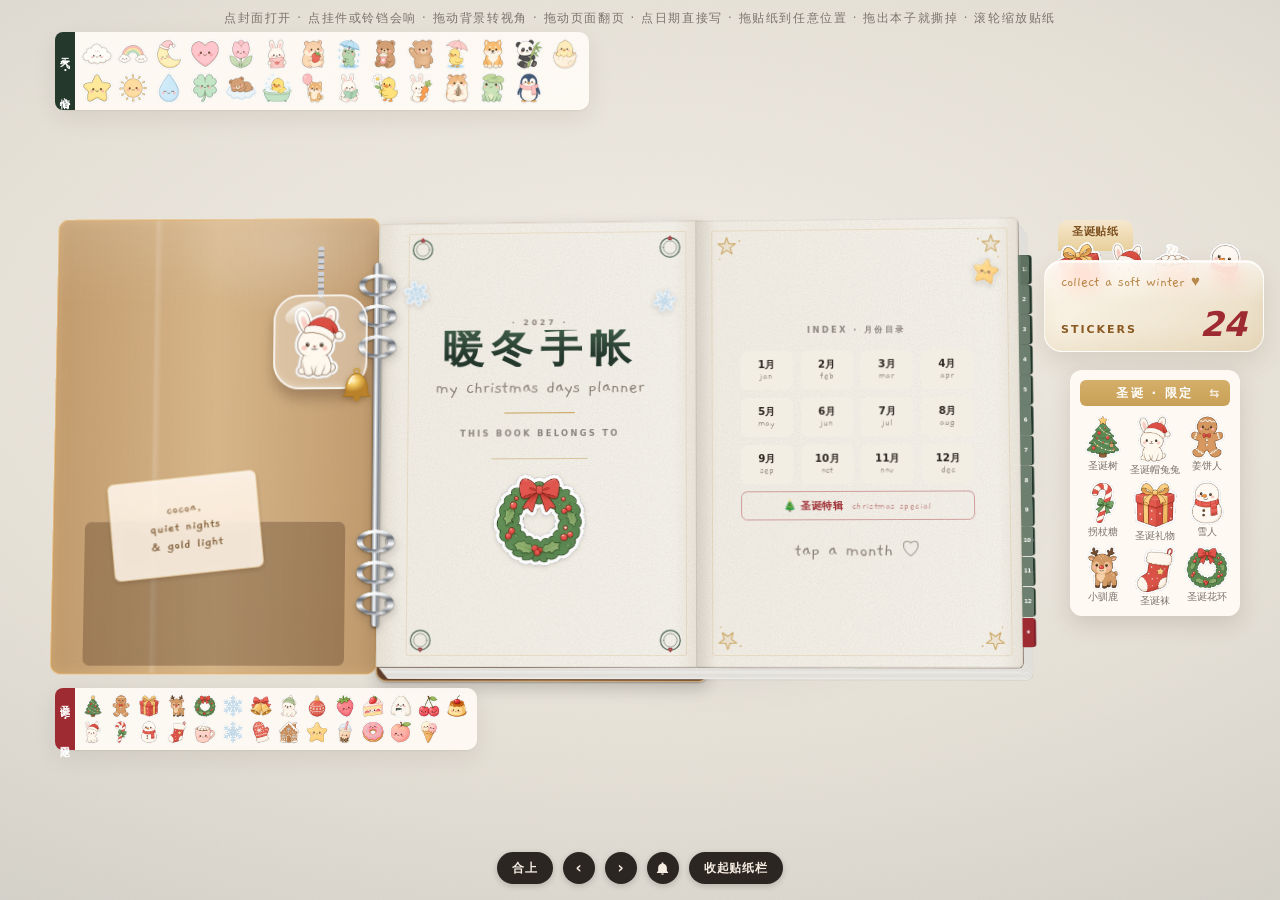
<file: index.html>
<!doctype html>
<html lang="zh-CN">
<head>
<meta charset="utf-8">
<meta name="viewport" content="width=device-width,initial-scale=1,maximum-scale=1,viewport-fit=cover">
<title>2027 暖冬手帐 · Christmas Days</title>
<meta name="theme-color" content="#e8e4db">
<link rel="stylesheet" href="style.css">
</head>
<body>
<div id="capT" class="cap"></div>
<div id="app">
  <div id="tips">点封面打开 · 点挂件或铃铛会响 · 拖动背景转视角 · 拖动页面翻页 · 点日期直接写 · 拖贴纸到任意位置 · 拖出本子就撕掉 · 滚轮缩放贴纸</div>
  <div id="scene"><div id="view">
    <div id="fshadow"></div>
    <div id="book" class="closed">
      <div id="back" class="pvc"></div>
      <div id="stack"></div>
      <div id="sheets"></div>
      <div id="cover">
        <div class="cf pvc" data-p="cv">
          <div class="stitch"></div><div class="peek"></div>
          <div class="strip"></div><div class="pocket"></div><div class="spine"></div>
          <img class="art" src="assets/cover-art.svg" alt="">
          <div class="ctitle">
            <div class="kicker">·  2027  ·</div>
            <div class="foil">暖冬</div>
            <div class="sub">CHRISTMAS DAYS</div>
          </div>
          <div class="quote">把冬天轻轻收进这一本</div>
          <div class="yr">MERRY &amp; SOFT</div>
          <i class="spark s1"></i><i class="spark s2"></i><i class="spark s3"></i>
          <div class="band"></div><div class="gloss"></div><div class="shimmer"></div><div class="sl"></div>
        </div>
        <div class="cb pvc">
          <div class="pocket"></div>
          <div class="card">cocoa,<br>quiet nights<br>&amp; gold light</div>
          <div class="gloss"></div>
        </div>
      </div>
      <div id="rings"></div>
      <div id="charm"><div class="swing"><div class="idle"><div class="chain"></div>
        <div class="acrylic"><span class="hole"></span><img src="stickers/e2.png" alt="">
          <div id="bell"><svg viewBox="0 0 40 44"><defs><radialGradient id="bg" cx="35%" cy="30%"><stop offset="0" stop-color="#fff6c8"/><stop offset=".45" stop-color="#f1c45a"/><stop offset="1" stop-color="#b9822a"/></radialGradient></defs>
            <circle cx="20" cy="5" r="3.2" fill="none" stroke="#c99a3a" stroke-width="2"/><path d="M6 32c0-14 5-24 14-24s14 10 14 24l3 4H3z" fill="url(#bg)" stroke="#a87424" stroke-width="1.2"/><circle cx="20" cy="38" r="4" fill="#b9822a"/><path d="M11 20c1-5 3-8 6-9" stroke="#fff" stroke-width="2" stroke-linecap="round" fill="none" opacity=".7"/></svg></div>
        </div></div></div></div>
    </div>
  </div></div>
  <div class="ui st" id="stripA"></div>
  <div class="ui st" id="stripB"></div>
  <div class="ui" id="count"><div class="pocket" title="点一下抽一张"><div class="ptab">圣诞贴纸</div><div class="peeks"></div></div>
    <div class="card"><div class="hint">collect a soft winter ♥</div><div class="lbl">STICKERS</div><div class="num" id="num">0</div></div></div>
  <div class="ui st" id="panel"><div class="hd" id="phd">圣诞 · 限定</div><div class="gr" id="pgr"></div></div>
  <div id="btns"><button class="bt" id="bOpen">打开封面</button><button class="bt r" id="bPrev">‹</button><button class="bt r" id="bNext">›</button><button class="bt r" id="bBell" title="摇铃">🔔</button><button class="bt" id="bUI">收起贴纸栏</button></div>
  <div id="toast"></div>
</div>
<div id="capB" class="cap"></div>
<div id="ghost"><img alt=""></div>
<div id="finger"></div>
<script src="app.js"></script>
</body>
</html>
</file>
<file: style.css>
@font-face{font-family:"Hand";src:url(fonts/gaegu-Regular.woff2) format("woff2");font-weight:400}
@font-face{font-family:"Hand";src:url(fonts/gaegu-Bold.woff2) format("woff2");font-weight:700}
:root{--bg:#e6e3de;--ink:#3b3330;--brown:#4a2f22;--pink:#f0679a;--blue:#7d95d6;--sat:#6f8fd8;--sun:#e8799c;
 --sans:"PingFang SC","Noto Sans CJK SC","Noto Sans SC","Microsoft YaHei",system-ui,sans-serif;--hand:"Hand","Comic Sans MS",cursive;
 --serif:Georgia,"Times New Roman","Noto Serif CJK SC",serif;
 --noise:url("data:image/svg+xml;utf8,<svg xmlns='http://www.w3.org/2000/svg' width='200' height='200'><filter id='n'><feTurbulence type='fractalNoise' baseFrequency='.9' numOctaves='3' stitchTiles='stitch'/><feColorMatrix values='0 0 0 0 .3  0 0 0 0 .28  0 0 0 0 .25  0 0 0 .22 0'/></filter><rect width='100%' height='100%' filter='url(%23n)'/></svg>")}
*{box-sizing:border-box;-webkit-tap-highlight-color:transparent}
html,body{margin:0;height:100%;overflow:hidden;background:var(--bg);font-family:var(--sans);color:var(--ink);user-select:none;-webkit-user-select:none}
#app{position:fixed;left:0;right:0;top:var(--capT,0px);bottom:var(--capB,0px);overflow:hidden;
 background:radial-gradient(90% 70% at 45% 45%,#efece8,#e3e0db 70%,#d9d5cf),var(--bg)}
#app::before{content:"";position:absolute;inset:0;background:var(--noise);opacity:.5;pointer-events:none}
#tips{position:absolute;top:10px;left:0;right:0;text-align:center;font:500 11.5px/1.4 var(--sans);letter-spacing:.12em;color:#8c8580;z-index:5;pointer-events:none;padding:0 12px}
#scene{position:absolute;inset:0;perspective:2400px;perspective-origin:45% 45%;transition:transform .9s cubic-bezier(.3,.7,.2,1);transform-origin:50% 50%}
#view{position:absolute;inset:0;transform-style:preserve-3d;transition:transform .8s cubic-bezier(.3,.7,.2,1)}
#view.dragging{transition:none}
#book{position:absolute;width:var(--W);height:var(--H);transform-style:preserve-3d;transition:left .9s cubic-bezier(.35,.1,.2,1),top .9s cubic-bezier(.35,.1,.2,1)}
#book.enter{animation:enter 1s cubic-bezier(.2,.9,.25,1.15) both}
@keyframes enter{0%{transform:translateY(-60%) rotateX(35deg) rotateZ(-8deg) scale(.7);opacity:0}60%{opacity:1}100%{transform:none}}
/* back cover */
.pvc{background:
  linear-gradient(115deg,rgba(255,255,255,0) 18%,rgba(255,255,255,.16) 24%,rgba(255,255,255,0) 31%,rgba(255,255,255,0) 58%,rgba(255,255,255,.1) 63%,rgba(255,255,255,0) 69%),
  linear-gradient(180deg,rgba(255,226,190,.16),rgba(0,0,0,0) 30%,rgba(0,0,0,.12)),
  linear-gradient(90deg,rgba(84,46,22,.80),rgba(110,62,30,.74) 30%,rgba(98,55,26,.76) 70%,rgba(72,40,18,.82));
 border-radius:calc(var(--W)*.035);box-shadow:inset 0 0 0 1.5px rgba(255,220,180,.35),inset 0 0 calc(var(--W)*.04) rgba(255,200,150,.18)}
#back{position:absolute;left:calc(var(--W)*-.02);top:calc(var(--W)*-.025);width:calc(var(--W)*1.04);height:calc(var(--H) + var(--W)*.05);transform:translateZ(-2px);
 box-shadow:0 calc(var(--W)*.06) calc(var(--W)*.12) rgba(60,35,20,.35),0 calc(var(--W)*.015) calc(var(--W)*.03) rgba(60,35,20,.3);border-radius:calc(var(--W)*.035)}
/* sheets */
.sheet{position:absolute;left:0;top:0;width:var(--SW);height:var(--H);transform-origin:0 50%;transform-style:preserve-3d;transition:transform 1s cubic-bezier(.35,.05,.2,1),opacity .35s}
.sheet.flipped{transform:rotateY(-180deg)}
.sheet.flipped:not(.turning){opacity:0;pointer-events:none}
.sheet.dragging{transition:none}
.sheet .face{position:absolute;inset:0;backface-visibility:hidden;-webkit-backface-visibility:hidden}
.sheet .bface{position:absolute;inset:0;transform:rotateY(180deg);backface-visibility:hidden;background:#f6f4f0;border-radius:4px;box-shadow:inset 0 0 0 1px rgba(0,0,0,.06)}
.pnl{position:absolute;top:0;width:var(--W);height:var(--H);container-type:inline-size;background:var(--noise),linear-gradient(90deg,#efede9,#faf9f6 6%,#fbfaf7 94%,#f1efeb);overflow:hidden;
 box-shadow:inset 0 0 0 1px rgba(0,0,0,.05)}
.pL{left:0;border-radius:3px 2px 2px 3px}
.pR{left:var(--W);border-radius:2px 5px 5px 2px;overflow:visible}
.pR::before{content:"";position:absolute;left:0;top:0;bottom:0;width:6cqw;background:linear-gradient(90deg,rgba(0,0,0,.07),rgba(0,0,0,0));pointer-events:none}
.port .pL{height:calc(var(--W)*.42);border-radius:3px 5px 0 0}
.port .pR{left:0;top:calc(var(--W)*.42);height:calc(var(--H) - var(--W)*.42);border-radius:0 0 5px 3px}
.port .pR::before{display:none}
.port .pL::after{content:"";position:absolute;left:8cqw;right:6cqw;bottom:0;border-bottom:1.5px dashed rgba(0,0,0,.12)}
.shadeR{position:absolute;inset:0;pointer-events:none;opacity:0;background:linear-gradient(90deg,rgba(0,0,0,.2),rgba(0,0,0,0) 50%,rgba(255,255,255,.3));z-index:60}
.turning .shadeR{animation:shade 1s ease}
@keyframes shade{40%{opacity:1}}
/* page stack edges */
#stack{position:absolute;left:0;top:0;width:var(--SW);height:var(--H);transform:translateZ(-1px);pointer-events:none;transition:opacity .4s}
#stack i{position:absolute;inset:0;background:#f3f1ec;border-radius:3px 5px 5px 3px;box-shadow:0 1px 1px rgba(0,0,0,.12)}
.closed #stack{opacity:0}
/* holes */
.holes{position:absolute;left:0;top:0;bottom:0;width:8cqw;pointer-events:none;z-index:40}
.holes i{position:absolute;left:2.6cqw;width:2.8cqw;height:2.8cqw;margin-top:-1.4cqw;border-radius:50%;background:#cfcac3;box-shadow:inset 0 1px 2px rgba(0,0,0,.35)}
/* cover */
#cover{position:absolute;left:0;top:calc(var(--W)*-.025);width:calc(var(--W)*1.03);height:calc(var(--H) + var(--W)*.05);transform-origin:0 50%;transform-style:preserve-3d;
 transform:translateZ(3px);transition:transform 1.1s cubic-bezier(.4,.05,.2,1);cursor:pointer}
#cover.open{transform:translateZ(3px) rotateY(-178deg)}
#cover .cf,#cover .cb{position:absolute;inset:0;backface-visibility:hidden;-webkit-backface-visibility:hidden;container-type:inline-size;overflow:hidden}
#cover .cb{transform:rotateY(180deg)}
.cf .spine{position:absolute;left:0;top:0;bottom:0;width:9cqw;background:linear-gradient(90deg,rgba(40,20,8,.5),rgba(255,220,180,.18) 40%,rgba(40,20,8,.25) 70%,rgba(0,0,0,0));border-right:1px solid rgba(255,220,180,.25)}
.cf .strip{position:absolute;left:41cqw;width:20cqw;top:0;bottom:0;background:linear-gradient(90deg,rgba(40,18,6,.28),rgba(40,18,6,.36) 50%,rgba(40,18,6,.28));box-shadow:inset 1px 0 rgba(255,220,180,.15),inset -1px 0 rgba(255,220,180,.15)}
.cf .pocket{position:absolute;left:28cqw;right:12cqw;bottom:6cqw;height:38cqw;border-radius:3cqw 3cqw 1cqw 1cqw;background:rgba(40,18,6,.22);box-shadow:inset 0 1px rgba(255,220,180,.35)}
.cf .peek{position:absolute;inset:6cqw 5cqw 6cqw 12cqw;border-radius:2cqw;background:rgba(255,250,240,.07)}
.cf .ghosttitle{position:absolute;top:8cqw;left:30cqw;font:700 13cqw/1 var(--serif);color:rgba(255,240,220,.08);letter-spacing:.05em}
.cf .art{position:absolute;left:24cqw;top:20cqw;width:58cqw;opacity:.92;filter:drop-shadow(0 0 .4cqw rgba(255,230,200,.25))}
.cf .quote{position:absolute;left:12cqw;right:6cqw;top:91cqw;text-align:center;font:400 6.4cqw/1.15 var(--hand);color:#f6e7cf;opacity:.95}
.cf .yr{position:absolute;left:12cqw;right:6cqw;bottom:9cqw;text-align:center;font:700 3cqw/1 var(--sans);letter-spacing:.5em;color:rgba(246,231,207,.8)}
.band{position:absolute;left:-1cqw;right:-3cqw;top:var(--bandY,62%);height:2.2cqw;background:linear-gradient(180deg,#fffdf8,#ece6dc 60%,#d6cfc3);box-shadow:0 .5cqw .8cqw rgba(0,0,0,.25);border-radius:1cqw;z-index:5}
.gloss{position:absolute;inset:0;pointer-events:none;background:
  radial-gradient(60% 30% at 70% 8%,rgba(255,255,255,.22),rgba(255,255,255,0) 70%),
  linear-gradient(100deg,rgba(255,255,255,0) 60%,rgba(255,255,255,.13) 66%,rgba(255,255,255,0) 70%);mix-blend-mode:screen;z-index:6}
.cb .inner{position:absolute;inset:0}
.cb .pocket{position:absolute;left:10cqw;right:10cqw;bottom:8cqw;height:44cqw;border-radius:2cqw;background:rgba(40,18,6,.25);box-shadow:inset 0 1px rgba(255,220,180,.35)}
.cb .card{position:absolute;left:18cqw;bottom:30cqw;width:46cqw;height:30cqw;background:#fffaf2;border-radius:2cqw;transform:rotate(-6deg);opacity:.85;
 font:700 4.5cqw/1.2 var(--hand);color:#b98a6a;display:flex;align-items:center;justify-content:center;text-align:center}
/* rings */
#rings{position:absolute;left:0;top:0;width:0;height:var(--H);transform:translateZ(8px);pointer-events:none}
#rings i{position:absolute;left:calc(var(--W)*-.055);width:calc(var(--W)*.11);height:calc(var(--W)*.065);margin-top:calc(var(--W)*-.0325);border-radius:50%;
 border:calc(var(--W)*.011) solid #b9bec6;border-color:#eef1f4 #8d939c #6e747d #c9ced5;box-shadow:0 2px 3px rgba(0,0,0,.3),inset 0 1px 1px rgba(255,255,255,.6)}
#rings i::after{content:"";position:absolute;right:calc(var(--W)*-.016);top:20%;width:calc(var(--W)*.012);height:60%;background:rgba(0,0,0,.18);filter:blur(1px);border-radius:50%}
/* charm */
#charm{position:absolute;left:calc(var(--W)*-.06);top:calc(var(--H)*.12 + var(--W)*.02);width:calc(var(--W)*.3);transform:translateZ(12px);transform-origin:50% 0;cursor:pointer;z-index:10}
#charm .swing{transform-origin:50% 0}
#charm.swing .swing{animation:swing 1.8s cubic-bezier(.3,.6,.4,1)}
@keyframes swing{0%{transform:rotate(0)}12%{transform:rotate(24deg)}28%{transform:rotate(-17deg)}44%{transform:rotate(11deg)}60%{transform:rotate(-6deg)}78%{transform:rotate(3deg)}100%{transform:rotate(0)}}
#charm .idle{animation:idle 4s ease-in-out infinite;transform-origin:50% 0}
@keyframes idle{50%{transform:rotate(3deg)}}
.chain{width:calc(var(--W)*.02);height:calc(var(--W)*.09);margin:0 auto;background:repeating-linear-gradient(180deg,#cfd3d9 0 calc(var(--W)*.012),#8b9099 calc(var(--W)*.012) calc(var(--W)*.016),transparent calc(var(--W)*.016) calc(var(--W)*.02));border-radius:4px}
.acrylic{position:relative;width:100%;aspect-ratio:1;margin-top:calc(var(--W)*-.01);border-radius:28%;background:rgba(255,255,255,.28);
 box-shadow:inset 0 0 0 calc(var(--W)*.006) rgba(255,255,255,.75),inset 0 calc(var(--W)*-.01) calc(var(--W)*.02) rgba(255,255,255,.35),0 calc(var(--W)*.03) calc(var(--W)*.04) rgba(60,35,20,.28);}
.acrylic img{position:absolute;inset:10%;width:80%;height:80%}
.acrylic::after{content:"";position:absolute;left:12%;top:8%;width:45%;height:22%;border-radius:50%;background:linear-gradient(180deg,rgba(255,255,255,.75),rgba(255,255,255,0));transform:rotate(-18deg)}
.acrylic .hole{position:absolute;left:50%;top:3%;width:9%;height:9%;margin-left:-4.5%;border-radius:50%;border:calc(var(--W)*.006) solid #c5c9cf;background:transparent}
#bell{position:absolute;right:-6%;bottom:-14%;width:34%;cursor:pointer}
#bell svg{display:block;width:100%;filter:drop-shadow(0 calc(var(--W)*.008) calc(var(--W)*.01) rgba(80,50,10,.35))}
#bell.ring svg{animation:ding .9s ease}
@keyframes ding{15%{transform:rotate(-25deg)}35%{transform:rotate(20deg)}55%{transform:rotate(-12deg)}75%{transform:rotate(6deg)}}
/* left panel (month art) */
.mh{position:absolute;left:10cqw;top:7cqw;right:6cqw;display:flex;align-items:center;gap:3cqw}
.yy{font:800 9.5cqw/.92 var(--sans);letter-spacing:-.02em}
.mh .sep{width:.5cqw;align-self:stretch;background:var(--ink);opacity:.8}
.mh .mo{font:700 4.6cqw/1.1 var(--sans);letter-spacing:.04em}
.mh .rg{font:500 2.8cqw/1.5 var(--sans);color:#6d6560}
.mh .circ{margin-left:auto;width:7cqw;height:7cqw;border:.35cqw solid var(--sat);border-radius:50%;display:flex;align-items:center;justify-content:center;font:600 3.2cqw/1 var(--sans);color:var(--sat)}
.illo{position:absolute;left:14cqw;right:8cqw;top:30cqw;bottom:30cqw}
.illo img{position:absolute;filter:drop-shadow(0 .6cqw .6cqw rgba(80,50,30,.18))}
.tag{position:absolute;left:10cqw;right:6cqw;bottom:13cqw;text-align:center;font:700 8.6cqw/1 var(--serif);letter-spacing:.01em}
.pfoot{position:absolute;left:10cqw;right:6cqw;bottom:5cqw;display:flex;justify-content:space-between;font:600 2.2cqw/1 var(--sans);letter-spacing:.12em;color:#a29a93}
.port .mh{top:5cqw;left:10cqw}
.port .illo{left:auto;right:6cqw;top:3cqw;bottom:auto;width:30cqw;height:30cqw}
.port .tag{left:10cqw;right:auto;bottom:6cqw;font-size:6cqw;text-align:left}
.port .pL .pfoot{display:none}
.port .mh .circ{display:none}
/* calendar */
.calw{position:absolute;left:7cqw;right:7cqw;top:7cqw;bottom:9cqw;display:flex;flex-direction:column}
.port .calw{top:3cqw;bottom:6cqw;left:9cqw;right:7cqw}
.wkh{display:grid;grid-template-columns:repeat(7,1fr);font:600 2.5cqw/1 var(--sans);color:#6d6560;text-align:center;padding-bottom:1.6cqw;border-bottom:.35cqw solid var(--ink)}
.wkh .sa{color:var(--sat)}.wkh .su{color:var(--sun)}
.grid{flex:1;display:grid;grid-template-columns:repeat(7,1fr);grid-template-rows:repeat(6,1fr);border-left:1px solid rgba(0,0,0,.12)}
.cell{position:relative;border-right:1px solid rgba(0,0,0,.12);border-bottom:1px solid rgba(0,0,0,.12);padding:.8cqw;cursor:text;overflow:hidden;transition:background .15s}
.cell:hover{background:rgba(125,149,214,.07)}
.cell.x{background:rgba(0,0,0,.018);cursor:default}
.cell.sa{background:rgba(111,143,216,.07)}.cell.su{background:rgba(232,121,156,.07)}
.cell .d{font:600 2.6cqw/1 var(--sans);color:#4a423e}
.cell.sa .d{color:var(--sat)}.cell.su .d{color:var(--sun)}
.cell .hol{display:block;font:600 1.7cqw/1.2 var(--sans);color:var(--sun);margin-top:.4cqw}
.cell .nt{position:absolute;left:.8cqw;right:.6cqw;bottom:.6cqw;font:400 2.6cqw/1.1 var(--hand),var(--sans);color:#5a6fb0;word-break:break-all;display:-webkit-box;-webkit-line-clamp:3;-webkit-box-orient:vertical;overflow:hidden}
.cell textarea{position:absolute;inset:0;width:100%;height:100%;border:0;outline:2px solid rgba(240,103,154,.55);outline-offset:-2px;background:rgba(255,248,251,.95);resize:none;padding:3.2cqw .8cqw .4cqw;
 font:400 2.6cqw/1.15 var(--hand),var(--sans);color:#5a6fb0;user-select:text;-webkit-user-select:text;z-index:5}
.calnote{margin-top:1.4cqw;display:flex;gap:2cqw;font:500 1.9cqw/1 var(--sans);color:#aaa29b;letter-spacing:.1em}
/* month tabs */
.tabs{position:absolute;right:-3.6cqw;top:12cqw;bottom:6cqw;width:3.6cqw;display:flex;flex-direction:column;gap:.4cqw;z-index:3}
.tabs b{flex:1;background:var(--blue);color:#fff;font:600 1.9cqw/1 var(--sans);display:flex;align-items:center;justify-content:center;border-radius:0 1cqw 1cqw 0;cursor:pointer;opacity:.82;transition:transform .15s,opacity .15s}
.tabs b:hover{transform:translateX(.6cqw);opacity:1}
.tabs b.on{background:#4f6cb8;opacity:1;transform:translateX(.8cqw)}
.port .tabs{top:2cqw;bottom:4cqw}
/* title page */
.ti{position:absolute;inset:0;display:flex;flex-direction:column;align-items:center;justify-content:center;text-align:center}
.ti .big{font:800 17cqw/.9 var(--sans);letter-spacing:-.02em}
.ti .s1{font:400 6cqw/1.2 var(--hand);color:#8b7d74;margin-top:3cqw}
.ti .ln{width:30cqw;border-top:.4cqw solid var(--ink);margin:5cqw 0}
.ti .who{font:600 2.6cqw/2 var(--sans);letter-spacing:.3em;color:#8c847e}
.ti .who span{display:inline-block;min-width:30cqw;border-bottom:1px solid #bdb5ae;color:#5a6fb0;font:400 4cqw/1.2 var(--hand);letter-spacing:0;outline:none;user-select:text;-webkit-user-select:text}
.ti img{width:30cqw;margin-top:4cqw;filter:drop-shadow(0 .6cqw .6cqw rgba(80,50,30,.18))}
.idx{display:grid;grid-template-columns:repeat(4,1fr);gap:2.4cqw;width:72cqw}
.idx b{font:700 3.2cqw/1 var(--sans);padding:2.6cqw 0;border-radius:2cqw;background:#f3efe9;cursor:pointer;transition:background .15s,transform .15s}
.idx b:hover{background:#fde4ee;box-shadow:0 .4cqw 0 #f6c9da}
.idx b small{display:block;font:400 3cqw/1 var(--hand);color:#a0958d;margin-top:.8cqw}
.dotbg{background-image:radial-gradient(circle,rgba(0,0,0,.14) .25cqw,transparent .3cqw);background-size:5cqw 5cqw;background-position:2.5cqw 2.5cqw}
/* stickers on pages */
.sl{position:absolute;inset:0;z-index:30;pointer-events:none}
.stk{position:absolute;width:calc(var(--sz,16) * 1cqw);transform:translate(-50%,-50%) rotate(var(--r,0deg));pointer-events:auto;cursor:grab;touch-action:none;
 filter:drop-shadow(0 .45cqw .35cqw rgba(70,40,25,.25))}
.stk img{display:block;width:100%;pointer-events:none}
.stk::after{content:"";position:absolute;inset:8%;border-radius:40%;background:linear-gradient(125deg,rgba(255,255,255,.35),rgba(255,255,255,0) 40%);pointer-events:none;mix-blend-mode:soft-light}
.stk.pop{animation:stick .4s cubic-bezier(.3,1.6,.5,1)}
@keyframes stick{0%{transform:translate(-50%,-50%) rotate(var(--r)) scale(1.3)}100%{transform:translate(-50%,-50%) rotate(var(--r)) scale(1)}}
#ghost{position:fixed;z-index:3000;pointer-events:none;display:none;transform:translate(-50%,-50%) rotate(var(--r,0deg)) scale(1.12);filter:drop-shadow(0 14px 12px rgba(60,35,20,.35))}
#ghost img{width:100%;display:block}
#ghost.peel{animation:peel .3s ease-out}
@keyframes peel{0%{transform:translate(-50%,-50%) rotate(var(--r)) scale(1)}50%{transform:translate(-50%,-56%) rotate(calc(var(--r) - 10deg)) scale(1.2) skewX(6deg)}100%{transform:translate(-50%,-50%) rotate(var(--r)) scale(1.12)}}
#ghost.out{opacity:.5}
.tear{position:fixed;z-index:3000;pointer-events:none;animation:tear .55s ease-in forwards}
@keyframes tear{30%{transform:translate(-50%,-60%) rotate(-12deg) scale(1.1)}100%{transform:translate(-50%,60%) rotate(40deg) scale(.3);opacity:0}}
/* UI panels */
.ui{position:absolute;z-index:50;transition:opacity .4s,transform .5s cubic-bezier(.3,.7,.2,1)}
.hideui .ui.st{opacity:0;pointer-events:none;transform:translateY(10px)}
.strip{display:flex;align-items:stretch;background:#fbfaf8;border-radius:10px;box-shadow:0 6px 18px rgba(70,50,35,.14),0 1px 2px rgba(70,50,35,.12);padding:6px 8px 6px 0}
.strip .lab{writing-mode:vertical-rl;text-orientation:upright;font:700 10px/1 var(--sans);letter-spacing:.15em;color:#fff;background:var(--blue);border-radius:8px 0 0 8px;padding:6px 5px;margin:-6px 6px -6px 0;display:flex;align-items:center;justify-content:center}
.strip.b .lab{background:#e88a6c}
.strip .gr{display:grid;grid-auto-flow:column;grid-template-rows:repeat(2,auto);gap:2px 4px}
.si{width:var(--ss,38px);text-align:center;cursor:grab;touch-action:none}
.si img{width:100%;display:block;pointer-events:none;transition:transform .15s}
.si:hover img{transform:translateY(-2px) rotate(-5deg) scale(1.08)}
.si span{display:block;font:500 8.5px/1.2 var(--sans);color:#7b726c;white-space:nowrap;overflow:hidden}
#count{width:220px}
.pocket{position:relative;height:58px;margin-bottom:-18px;cursor:pointer}
.pocket .ptab{position:absolute;left:14px;top:0;padding:6px 14px 14px;border-radius:10px 10px 0 0;background:linear-gradient(#ffe8f0,#fdd9e6);font:700 11px/1 var(--sans);color:#e2709b;letter-spacing:.06em}
.pocket .peeks{position:absolute;left:10px;right:10px;top:16px;height:48px;overflow:hidden}
.pocket .peeks img{position:absolute;width:52px;top:6px;transition:transform .3s}
.pocket:hover .peeks img{transform:translateY(-6px)}
.card{position:relative;height:92px;border-radius:18px;background:linear-gradient(135deg,rgba(255,236,243,.92),rgba(253,214,228,.9));
 box-shadow:0 10px 28px rgba(232,112,155,.28),inset 0 1px 0 rgba(255,255,255,.9),inset 0 0 0 1px rgba(255,255,255,.6);overflow:hidden}
.card::before{content:"";position:absolute;left:0;right:0;top:0;height:46%;background:linear-gradient(rgba(255,255,255,.55),rgba(255,255,255,0))}
.card .lbl{position:absolute;left:16px;bottom:16px;font:700 11px/1 var(--sans);letter-spacing:.18em;color:#d0618c}
.card .num{position:absolute;right:16px;bottom:10px;font:800 italic 34px/1 var(--sans);color:#ec4f8b;transition:transform .2s}
.card .num.bump{animation:bump .5s cubic-bezier(.3,1.8,.5,1)}
@keyframes bump{0%{transform:scale(1)}40%{transform:scale(1.45) rotate(-6deg)}100%{transform:scale(1)}}
.card .hint{position:absolute;left:16px;top:14px;font:400 15px/1 var(--hand);color:#e08aab}
#panel{width:170px;background:#fbfaf8;border-radius:12px;box-shadow:0 8px 22px rgba(70,50,35,.15);padding:0 10px 10px}
#panel .hd{margin:10px 0 8px;background:linear-gradient(#d9b46a,#c9a052);color:#fff;font:700 12px/1 var(--sans);letter-spacing:.2em;text-align:center;padding:7px 0;border-radius:6px;cursor:pointer;position:relative}
#panel .hd::after{content:"⇆";position:absolute;right:8px;opacity:.8}
#panel .gr{display:grid;grid-template-columns:repeat(3,1fr);gap:4px}
#panel .si{--ss:auto;width:auto}
#panel .si span{font-size:9.5px}
#btns{position:absolute;left:0;right:0;bottom:16px;display:flex;justify-content:center;gap:10px;z-index:60}
.bt{height:32px;padding:0 15px;border-radius:16px;border:0;background:#3a2620;color:#f6ece2;font:600 12px/1 var(--sans);letter-spacing:.06em;cursor:pointer;box-shadow:0 3px 8px rgba(50,30,20,.25);display:flex;align-items:center}
.bt.r{width:32px;padding:0;justify-content:center;font-size:15px}
.bt:active{transform:translateY(1px)}
/* finger */
#finger{position:fixed;z-index:99999;width:30px;height:30px;margin:-15px 0 0 -15px;border-radius:50%;background:rgba(255,255,255,.6);border:2px solid rgba(240,103,154,.55);box-shadow:0 2px 10px rgba(0,0,0,.18);pointer-events:none;transition:transform .12s;display:none}
#finger.dn{transform:scale(.72);background:rgba(255,214,229,.85)}
#finger.rip::after{content:"";position:absolute;inset:-2px;border-radius:50%;border:2px solid rgba(240,103,154,.6);animation:rip .5s ease-out forwards}
@keyframes rip{to{transform:scale(2.4);opacity:0}}
/* captions (video) */
.cap{position:fixed;left:0;right:0;display:none;align-items:center;justify-content:center;text-align:center;background:#e6e3de;z-index:6000;padding:0 16px}
.video .cap{display:flex}
#capT{top:0;height:var(--capT)}#capB{bottom:0;height:var(--capB)}
#capT b{font:800 25px/1.25 var(--sans);color:#3a2620;letter-spacing:.02em}
#capT b em{font-style:normal;color:#ec4f8b}
#capT small{display:block;font:400 17px/1.2 var(--hand);color:#a0958d;margin-top:4px}
#capB b{font:600 15px/1.3 var(--sans);color:#6b5f58;background:#fff;padding:7px 14px;border-radius:16px;box-shadow:0 3px 10px rgba(0,0,0,.08);transition:opacity .3s}
#toast{position:absolute;left:50%;top:44px;transform:translate(-50%,-6px);z-index:5000;background:rgba(58,38,32,.92);color:#fff;font:600 12px/1 var(--sans);padding:8px 14px;border-radius:14px;opacity:0;transition:.25s;pointer-events:none}
#toast.show{opacity:1;transform:translate(-50%,0)}
/* portrait UI */
.portui #tips{font-size:10px;letter-spacing:.06em;top:6px}
.portui #panel{display:none}
.portui #count{width:132px}
.portui .card{height:62px;border-radius:14px}
.portui .card .num{font-size:26px;bottom:8px;right:12px}
.portui .card .lbl{left:12px;bottom:12px;font-size:9px}
.portui .card .hint{display:none}
.portui .pocket{height:44px;margin-bottom:-14px}
.portui .pocket .peeks img{width:38px}
.portui .pocket .ptab{font-size:10px;padding:5px 10px 12px;left:8px}
.portui .strip{border-radius:9px;padding:4px 6px 4px 0}
.portui .strip .gr{grid-template-rows:auto;overflow-x:auto;scrollbar-width:none;touch-action:pan-x;max-width:calc(100vw - 60px)}
.portui .strip .gr::-webkit-scrollbar{display:none}
.portui .si span{display:none}
.portui .strip .lab{font-size:9px;padding:4px 4px;margin:-4px 5px -4px 0}
.portui #btns{bottom:10px;gap:7px}
.portui .bt{height:30px;padding:0 11px;font-size:11.5px}
.portui .bt.r{width:30px;padding:0}
.pR{transition:opacity .45s .25s,transform .6s .2s cubic-bezier(.3,.7,.2,1)}
.closed .pR{opacity:0;transform:translateX(-25%);transition:opacity .25s,transform .3s}
.port .pR{transition:none}.closed .port .pR,.closed .sheet.port .pR{opacity:1;transform:none}
#cover .cf.pvc{background:
  linear-gradient(115deg,rgba(255,255,255,0) 18%,rgba(255,255,255,.16) 24%,rgba(255,255,255,0) 31%,rgba(255,255,255,0) 58%,rgba(255,255,255,.1) 63%,rgba(255,255,255,0) 69%),
  linear-gradient(180deg,rgba(255,226,190,.16),rgba(0,0,0,0) 30%,rgba(0,0,0,.12)),
  linear-gradient(90deg,rgba(80,44,20,.88),rgba(104,58,28,.84) 30%,rgba(94,52,24,.85) 70%,rgba(70,38,16,.9))}
#charm{left:calc(var(--W)*-.33);top:calc(var(--H)*.05)}
#charm .chain{height:calc(var(--H)*.09 + var(--W)*.04);transform-origin:50% 0}
#charm::before{content:"";position:absolute;left:calc(50% - var(--W)*.005);top:0;width:calc(var(--W)*.29);height:2px}
#rings i{border-width:calc(var(--W)*.016);width:calc(var(--W)*.12);left:calc(var(--W)*-.06);height:calc(var(--W)*.075);margin-top:calc(var(--W)*-.0375);
 border-color:#f4f6f8 #9aa1aa #6b717a #d5d9de;box-shadow:0 3px 4px rgba(0,0,0,.28),inset 0 1px 2px rgba(0,0,0,.25),0 0 0 .5px rgba(0,0,0,.2)}
.portui.open-state #charm{opacity:0;pointer-events:none}
#charm{transition:opacity .4s}
.portui #tips{white-space:nowrap;overflow:hidden;text-overflow:ellipsis}
.portui .strip .lab{font-size:8px;letter-spacing:0;padding:3px 3px}
.portui #charm{left:calc(var(--W)*-.13);top:calc(var(--H)*.04);width:calc(var(--W)*.25)}
.portui #cover .cf.pvc{background:
  linear-gradient(115deg,rgba(255,255,255,0) 18%,rgba(255,255,255,.14) 24%,rgba(255,255,255,0) 31%,rgba(255,255,255,0) 58%,rgba(255,255,255,.09) 63%,rgba(255,255,255,0) 69%),
  linear-gradient(90deg,rgba(80,44,20,.93),rgba(104,58,28,.9) 30%,rgba(94,52,24,.91) 70%,rgba(70,38,16,.94))}
.tabs b{font-size:1.7cqw;letter-spacing:-.05em}
#sheets{position:absolute;inset:0;transform-style:preserve-3d}
#cover{transform:translateZ(8px)}
#cover.open{transform:translateZ(-3px) rotateY(-178deg)}
#rings{transform:translateZ(10px)}
#charm{transform:translateZ(12px)}
img{-webkit-user-drag:none;user-select:none}
#app{transition:transform 1s cubic-bezier(.4,.1,.2,1)}
#scene.shake{animation:phoneShake .7s cubic-bezier(.36,.07,.19,.97)}
@keyframes phoneShake{10%,90%{transform:translate(-2px,0) rotate(-.6deg)}20%,80%{transform:translate(5px,-2px) rotate(1.2deg)}30%,50%,70%{transform:translate(-9px,2px) rotate(-1.8deg)}40%,60%{transform:translate(9px,-2px) rotate(1.8deg)}}

/* ================= v2 · 3D look + Christmas special ================= */
#book{--D:calc(var(--W)*.05)}
#scene{perspective:1500px;perspective-origin:50% 42%}
/* page-stack thickness (layered edges, light from top-left) */
#stack{transform:translateZ(-1px)}
.closed #stack{opacity:1;width:var(--W)}
#stack i{background:linear-gradient(90deg,#efebe3,#f8f6f1 8%,#f6f3ed);border-radius:3px 6px 6px 3px;box-shadow:.6px .8px 0 rgba(125,104,84,.38)}
#stack i.o{background:#ebe6dc}
#back{transform:translate(calc(var(--D)*1.12),calc(var(--D)*1.38)) translateZ(-2px);
 background:var(--noise),linear-gradient(90deg,#4b2814,#633620 40%,#4f2b16);
 box-shadow:0 1px 1px rgba(255,220,180,.25) inset,0 2px 2px rgba(35,20,10,.55),0 calc(var(--W)*.03) calc(var(--W)*.05) rgba(45,28,16,.35)}
#fshadow{position:absolute;pointer-events:none;border-radius:8%;transform:translateZ(-30px) translate(7%,9%) scale(1.02,1);
 background:radial-gradient(closest-side,rgba(52,32,18,.42),rgba(52,32,18,.22) 62%,rgba(52,32,18,0));filter:blur(10px)}
/* opaque leather board cover with embossing */
#cover .cf.pvc,.portui #cover .cf.pvc{background:
  radial-gradient(80% 50% at 25% 12%,rgba(255,214,170,.20),rgba(255,214,170,0) 70%),
  var(--noise),
  linear-gradient(90deg,#5a301a,#7a4628 28%,#744224 72%,#5c321b);
 box-shadow:inset 0 0 0 .5px rgba(255,220,180,.35),inset 0 1.2cqw 2cqw rgba(255,215,170,.12),inset 0 -1.5cqw 2.5cqw rgba(20,8,2,.35),
  .8px 1px 0 #3d2112,1.6px 2px 0 #46271a,2.4px 3px 0 #3a1f10}
#cover .cb.pvc{background:var(--noise),linear-gradient(90deg,#5c321b,#6f3f22 50%,#5a301a);box-shadow:inset 0 0 0 .5px rgba(255,220,180,.3)}
#cover .cf .peek,#cover .cf .ghosttitle{display:none}
.cf .stitch{position:absolute;inset:4.2cqw 4cqw 4.2cqw 12cqw;border:.55cqw dashed rgba(246,226,196,.55);border-radius:3cqw;box-shadow:0 .3cqw 0 rgba(0,0,0,.25),inset 0 .3cqw 0 rgba(0,0,0,.2);pointer-events:none}
.cf .art{opacity:1;filter:drop-shadow(0 -.35cqw 0 rgba(25,10,3,.55)) drop-shadow(0 .4cqw 0 rgba(255,228,190,.35))}
.cf .quote,.cf .yr{text-shadow:0 -.3cqw 0 rgba(25,10,3,.6),0 .35cqw 0 rgba(255,230,195,.28)}
.cf .strip{background:linear-gradient(90deg,rgba(30,12,4,.25),rgba(30,12,4,.34) 50%,rgba(30,12,4,.25));box-shadow:inset .4cqw 0 .5cqw rgba(0,0,0,.25),inset -.4cqw 0 .5cqw rgba(0,0,0,.25)}
.cf .pocket{background:rgba(30,12,4,.25);box-shadow:inset 0 .4cqw 0 rgba(255,220,180,.25),0 -.3cqw .6cqw rgba(0,0,0,.25)}
.band{box-shadow:0 .6cqw 1cqw rgba(0,0,0,.35),0 .2cqw .2cqw rgba(0,0,0,.3)}
/* metallic rings with specular highlight */
#rings{filter:drop-shadow(1px 2px 1.5px rgba(20,14,8,.45))}
#rings i,#rings i:nth-child(n){border:0!important;background:
  radial-gradient(40% 30% at 30% 18%,rgba(255,255,255,1),rgba(255,255,255,0) 70%),
  radial-gradient(30% 25% at 72% 85%,rgba(255,255,255,.7),rgba(255,255,255,0) 70%),
  linear-gradient(165deg,#fdfdfe 0%,#d9dde3 20%,#8d949e 45%,#eef1f4 60%,#6f7680 82%,#b8bec6 100%);
 -webkit-mask:radial-gradient(closest-side,transparent 64%,#000 69%,#000 95%,transparent 100%);mask:radial-gradient(closest-side,transparent 64%,#000 69%,#000 95%,transparent 100%);box-shadow:none!important}
#rings i::after{display:none}
.holes i{background:radial-gradient(circle at 50% 35%,#a9a39b,#d6d1ca 70%);box-shadow:inset 0 1px 2px rgba(0,0,0,.45),0 .5px 0 rgba(255,255,255,.8)}
/* turning pages: layered shading */
.sheet.turning .face,.sheet.turning .bface{box-shadow:0 0 calc(var(--W)*.05) rgba(60,38,22,.28),inset 0 0 0 .5px rgba(0,0,0,.08)}
.sheet .pnl{box-shadow:inset 0 0 0 1px rgba(0,0,0,.05),.4px .6px 0 rgba(120,100,80,.25)}
.closed .sheet:not(.port) .pR{box-shadow:none}
#sheets.riffle .sheet{transition-duration:.78s}
/* hook: drop + bounce */
#book.drop{animation:drop .95s both}
@keyframes drop{0%{transform:translateY(-135%) rotateZ(-7deg) rotateX(16deg);animation-timing-function:cubic-bezier(.55,0,1,.45)}
 52%{transform:translateY(0) scale(1.04,.95);animation-timing-function:cubic-bezier(0,.55,.45,1)}
 66%{transform:translateY(-7%) rotateZ(1.4deg) scale(.985,1.025);animation-timing-function:cubic-bezier(.55,0,1,.45)}
 80%{transform:translateY(0) scale(1.015,.985);animation-timing-function:cubic-bezier(0,.55,.45,1)}
 90%{transform:translateY(-1.6%)}100%{transform:none}}
#fshadow.drop{animation:fsdrop .95s both}
@keyframes fsdrop{0%{opacity:0;transform:translateZ(-30px) translate(7%,9%) scale(.45);animation-timing-function:cubic-bezier(.55,0,1,.45)}
 52%{opacity:1;transform:translateZ(-30px) translate(7%,9%) scale(1.06,1)}66%{opacity:.75;transform:translateZ(-30px) translate(7%,9%) scale(.93)}80%{opacity:1;transform:translateZ(-30px) translate(7%,9%) scale(1.03,1)}100%{opacity:1;transform:translateZ(-30px) translate(7%,9%) scale(1.02,1)}}
#cover.pop{transition:transform .8s cubic-bezier(.3,1.32,.5,1)!important}
/* portrait UI compaction: nothing overlaps the book */
.portui #count{width:96px}
.portui #count .pocket{display:none}
.portui .card{height:44px;border-radius:12px}
.portui .card .num{font-size:22px;bottom:7px;right:10px}
.portui .card .lbl{left:10px;bottom:10px;font-size:8px;letter-spacing:.14em}
.portui #stripA .gr{max-width:calc(100vw - 150px)}
.portui #charm{left:calc(var(--W)*-.105)}
.port .cell .nt{font-size:3.4cqw}
/* index + tabs */
.idx b.xb{grid-column:1/-1;background:linear-gradient(135deg,#d8404a,#b8222f);color:#fff;box-shadow:0 .6cqw 1.2cqw rgba(184,34,47,.3)}
.idx b.xb small{display:inline;color:#ffd9c9;margin-left:1.5cqw}
.idx b.xb:hover{background:linear-gradient(135deg,#e24b55,#c2283a)}
.tabs b.xt{background:#c8323c;opacity:1}
.tabs b.xt.on{background:#a51b27}
/* ===== Christmas special page ===== */
.xmas .pL{background:#a71d2a}
.xm-red{position:absolute;inset:0;background:radial-gradient(120% 90% at 30% 0%,#e3484f,#b8222f 55%,#8c1522);}
.xm-red::after{content:"";position:absolute;inset:0;background-image:radial-gradient(circle,rgba(255,225,150,.35) .35cqw,transparent .45cqw);background-size:7cqw 7cqw;background-position:1cqw 2cqw;opacity:.6}
.lights{position:absolute;left:8cqw;right:2cqw;top:0;height:7cqw;z-index:4}
.lights::before{content:"";position:absolute;left:-2cqw;right:-2cqw;top:-3cqw;height:6cqw;border-bottom:.45cqw solid #24502f;border-radius:0 0 50% 50%/0 0 100% 100%}
.lights i{position:absolute;width:1.9cqw;height:2.7cqw;margin-left:-.95cqw;border-radius:50% 50% 50% 50%/42% 42% 58% 58%;background:var(--c);box-shadow:0 0 1.6cqw var(--c),inset 0 -.4cqw .5cqw rgba(0,0,0,.18);animation:twinkle 1.4s ease-in-out infinite alternate}
.lights i::before{content:"";position:absolute;left:25%;top:-.8cqw;width:50%;height:1cqw;background:#2f5d3a;border-radius:.3cqw}
@keyframes twinkle{from{opacity:.55;filter:brightness(.85)}to{opacity:1;filter:brightness(1.15)}}
.xm-ttl{position:absolute;left:10cqw;right:6cqw;top:24cqw;text-align:center;z-index:3}
.xm-ttl .k{font:700 2.6cqw/1 var(--sans);letter-spacing:.22em;color:#ffe2a0}
.xm-ttl .t{font:700 15cqw/.95 var(--hand);color:#ffe9a8;margin:2.4cqw 0;text-shadow:0 .5cqw 0 #8a1420,0 1cqw 2cqw rgba(60,0,8,.35)}
.xm-ttl .z{font:500 3cqw/1.2 var(--sans);color:#ffd9c9;letter-spacing:.08em}
.xi{position:absolute;left:16cqw;right:10cqw;bottom:12cqw;height:62cqw;z-index:3}
.xi img{position:absolute;filter:drop-shadow(0 .8cqw .8cqw rgba(60,0,8,.35))}
.port .xm-ttl{left:10cqw;right:auto;top:8cqw;text-align:left}
.port .xm-ttl .t{font-size:10.6cqw;margin:1.6cqw 0}
.port .xm-ttl .k{font-size:2.3cqw}.port .xm-ttl .z{font-size:2.7cqw}
.port .xi{left:auto;right:4cqw;top:5cqw;bottom:auto;width:40cqw;height:36cqw}
.xmas .pL::after{border-bottom-color:rgba(255,230,190,.35)!important}
.xmas .pR{background:var(--noise),linear-gradient(90deg,#f4ece0,#fdf8f0 6%,#fdf8f1 94%,#f5eee3)}
.xm-plaid{position:absolute;left:0;right:0;top:0;height:2.6cqw;background:repeating-linear-gradient(-45deg,#c8323c 0 1.8cqw,#fff8ee 1.8cqw 3.6cqw);z-index:2}
.xm-plaid::after{content:"";position:absolute;left:0;right:0;top:calc(100% + 0px);height:.5cqw;background:#2f7a4a}
.xm-in{position:absolute;left:9cqw;right:7cqw;top:6cqw;bottom:5cqw;display:flex;flex-direction:column;gap:3cqw}
.xm-h{font:700 3.8cqw/1 var(--sans);color:#b8222f;letter-spacing:.14em;text-align:center}
.cell.xcard{position:relative;flex:0 0 33cqw;border:.55cqw solid #e6bf63;border-radius:3cqw;padding:3cqw 4cqw;overflow:hidden;cursor:text;
 background:repeating-linear-gradient(180deg,transparent 0 8.2cqw,rgba(200,50,60,.16) 8.2cqw 8.5cqw) 0 7.8cqw/100% calc(100% - 7.8cqw) no-repeat,#fffdf9;box-shadow:0 .8cqw 1.8cqw rgba(140,40,30,.14)}
.cell.xcard:hover{background-color:#fffaf6}
.xcard .d{font:600 3cqw/1 var(--sans);color:#2f7a4a;letter-spacing:.06em}
.cell.xcard .nt{left:4cqw;right:3cqw;top:9.4cqw;bottom:auto;font:700 9.4cqw/1.12 var(--hand);color:#c8323c;-webkit-line-clamp:2}
.cell.xcard textarea{padding:9.4cqw 3cqw 0 4cqw;font:700 9.4cqw/1.12 var(--hand);color:#c8323c;background:rgba(255,251,247,.97);border-radius:2.4cqw;outline-color:rgba(200,50,60,.5)}
.xm-wk{display:grid;grid-template-columns:repeat(7,1fr);gap:1.1cqw}
.xm-wk div{background:#f3ebdf;border-radius:1.8cqw;text-align:center;padding:1.5cqw 0 1.3cqw;font:800 4.2cqw/1 var(--sans);color:#5b4a40}
.xm-wk small{display:block;font:600 2.2cqw/1 var(--sans);color:#a08f80;margin-bottom:.9cqw}
.xm-wk .hot{background:linear-gradient(160deg,#d8404a,#b8222f);color:#fff;box-shadow:0 .5cqw 1cqw rgba(184,34,47,.3)}
.xm-wk .hot small{color:#ffd9c9}
.xm-wk em{display:block;font:600 1.9cqw/1 var(--sans);font-style:normal;margin-top:.7cqw;color:#ffe7a3}
.xm-list{display:flex;flex-direction:column;gap:1.8cqw;font:700 4.8cqw/1 var(--hand);color:#2f6a44;padding-left:2cqw}
.xm-ft{margin-top:auto;text-align:center;font:700 2.2cqw/1 var(--sans);letter-spacing:.32em;color:#c9a35a}
.snowbox{position:absolute;inset:0;overflow:hidden;pointer-events:none;z-index:28;border-radius:inherit}
.snow{position:absolute;left:0;right:0;top:-40cqw;bottom:0;--sn:#fff;
 background-image:radial-gradient(circle at 12% 18%,var(--sn) 0 .55cqw,transparent .75cqw),radial-gradient(circle at 58% 66%,var(--sn) 0 .42cqw,transparent .6cqw),radial-gradient(circle at 86% 32%,var(--sn) 0 .7cqw,transparent .9cqw),radial-gradient(circle at 34% 86%,var(--sn) 0 .36cqw,transparent .52cqw);
 background-size:30cqw 30cqw;animation:snow1 6s linear infinite;opacity:.9}
.snow.s2{background-size:20cqw 20cqw;animation:snow2 4.2s linear infinite;opacity:.55}
@keyframes snow1{to{transform:translate(-3cqw,30cqw)}}
@keyframes snow2{to{transform:translate(2cqw,20cqw)}}
.xmas .pR .snow{--sn:#bcd3ea;opacity:.7}.xmas .pR .snow.s2{opacity:.45}
.strip.xm .lab{background:linear-gradient(#d8404a,#b8222f)}

/* ================= v3 · quality pass (translucent PVC, chrome, restraint) ================= */
#app{background:radial-gradient(85% 70% at 50% 42%,#eeece8,#e6e4e0 65%,#dcdad6)}
#app::before{opacity:.28}
#scene{perspective:2600px;perspective-origin:50% 45%}
#book{--D:calc(var(--W)*.03)}
/* tinted see-through PVC cover with a welded golden hem + vertical reflections */
#cover .cf.pvc,.portui #cover .cf.pvc{background:
  linear-gradient(90deg,rgba(255,255,255,0) 21%,rgba(255,255,255,.22) 22%,rgba(255,255,255,0) 23.5%,rgba(255,255,255,0) 60%,rgba(255,255,255,.14) 61%,rgba(255,255,255,0) 62.5%,rgba(255,255,255,0) 86%,rgba(255,255,255,.18) 87%,rgba(255,255,255,0) 88%),
  linear-gradient(180deg,rgba(255,236,205,.16),rgba(255,236,205,0) 22%,rgba(0,0,0,0) 70%,rgba(0,0,0,.14)),
  linear-gradient(90deg,rgba(66,30,10,.86),rgba(92,46,18,.80) 30%,rgba(86,42,16,.80) 70%,rgba(62,28,10,.86));
 border-radius:calc(var(--W)*.03);
 box-shadow:inset 0 0 0 .5px rgba(255,236,200,.95),inset 0 0 0 1.6px rgba(214,160,86,.75),inset 0 0 calc(var(--W)*.035) rgba(255,190,110,.32),
  0 0 0 .6px rgba(150,98,40,.65),0 0 calc(var(--W)*.03) rgba(255,190,110,.22)}
#cover .cb.pvc{background:linear-gradient(90deg,rgba(255,255,255,0) 30%,rgba(255,255,255,.16) 31%,rgba(255,255,255,0) 33%),linear-gradient(90deg,rgba(170,112,44,.62),rgba(196,138,62,.52) 50%,rgba(164,106,40,.62));
 box-shadow:inset 0 0 0 .5px rgba(255,236,200,.9),inset 0 0 0 1.6px rgba(214,160,86,.7),inset 0 0 calc(var(--W)*.04) rgba(255,210,140,.3)}
.cf .stitch{display:none}
.cf .art{opacity:.95;filter:none}
.cf .quote,.cf .yr{text-shadow:none}
.cf .ghosttitle{display:block!important;color:rgba(20,8,2,.22)}
.cf .strip{background:linear-gradient(90deg,rgba(20,8,2,.18),rgba(20,8,2,.34) 50%,rgba(20,8,2,.18));box-shadow:inset .5px 0 rgba(255,225,185,.35),inset -.5px 0 rgba(255,225,185,.35)}
.cf .pocket{background:rgba(25,10,2,.22);box-shadow:inset 0 .5px 0 rgba(255,225,185,.55),inset 0 0 0 .5px rgba(255,225,185,.25)}
.gloss{background:linear-gradient(180deg,rgba(255,255,255,.10),rgba(255,255,255,0) 18%),radial-gradient(50% 22% at 72% 6%,rgba(255,255,255,.18),rgba(255,255,255,0) 70%)}
#back{transform:translate(calc(var(--D)*.6),calc(var(--D)*.7)) translateZ(-2px);
 background:linear-gradient(90deg,rgba(70,32,12,.85),rgba(96,48,20,.8) 50%,rgba(66,30,10,.85));
 box-shadow:inset 0 0 0 .5px rgba(255,236,200,.8),inset 0 0 0 1.4px rgba(214,160,86,.6),0 1px 2px rgba(0,0,0,.25),0 calc(var(--W)*.02) calc(var(--W)*.05) rgba(0,0,0,.18)}
/* neutral soft shadow like a real studio floor */
#fshadow{background:radial-gradient(closest-side,rgba(0,0,0,.26),rgba(0,0,0,.12) 60%,rgba(0,0,0,0));filter:blur(16px);transform:translateZ(-30px) translate(3%,6%) scale(1.04,1.02)}
@keyframes fsdrop{0%{opacity:0;transform:translateZ(-30px) translate(3%,6%) scale(.5);animation-timing-function:cubic-bezier(.55,0,1,.45)}55%{opacity:1;transform:translateZ(-30px) translate(3%,6%) scale(1.06,1.02)}72%{opacity:.85;transform:translateZ(-30px) translate(3%,6%) scale(.98)}100%{opacity:1;transform:translateZ(-30px) translate(3%,6%) scale(1.04,1.02)}}
#stack i{background:#f5f3ef;box-shadow:.5px .5px 0 rgba(0,0,0,.13)}
#stack i.o{background:#efede8}
/* polished chrome rings + a brushed spine rail */
#rings::before{content:"";position:absolute;left:calc(var(--W)*-.012);top:9%;height:82%;width:calc(var(--W)*.024);border-radius:99px;
 background:linear-gradient(90deg,#8e949b,#f7f8f9 35%,#c3c8ce 55%,#7d838a 80%,#a9aeb4);box-shadow:0 1px 3px rgba(0,0,0,.3)}
#rings i,#rings i:nth-child(n){background:
  radial-gradient(28% 18% at 34% 14%,#fff,rgba(255,255,255,0) 75%),
  radial-gradient(22% 16% at 66% 88%,rgba(255,255,255,.85),rgba(255,255,255,0) 75%),
  linear-gradient(180deg,#ffffff 0%,#e9ecef 14%,#5f656c 34%,#c9cdd2 50%,#fdfdfe 62%,#6a7077 84%,#d7dadf 100%)}
#rings{filter:drop-shadow(.5px 1.5px 1px rgba(0,0,0,.35)) drop-shadow(1.5px 4px 4px rgba(0,0,0,.18))}
/* stickers: thin die-cut look, tight contact shadow + soft lift, subtle gloss */
.stk{filter:drop-shadow(0 .12cqw .12cqw rgba(0,0,0,.22)) drop-shadow(0 .7cqw .9cqw rgba(0,0,0,.10))}
.stk::after{inset:6%;border-radius:30%;background:linear-gradient(135deg,rgba(255,255,255,.45),rgba(255,255,255,0) 35%);mix-blend-mode:screen;opacity:.55}
#ghost{filter:drop-shadow(0 3px 2px rgba(0,0,0,.18)) drop-shadow(0 16px 16px rgba(0,0,0,.18))}
.illo img,.xi img{filter:drop-shadow(0 .15cqw .15cqw rgba(0,0,0,.16))}
/* restrained UI chrome */
.portui #tips{opacity:0}
.strip{box-shadow:0 8px 24px rgba(0,0,0,.07),0 1px 2px rgba(0,0,0,.06);background:rgba(255,255,255,.86)}
.strip .lab{background:#8d9fcf}
.strip.xm .lab{background:#b8323b}
.card{background:linear-gradient(135deg,rgba(255,240,246,.62),rgba(253,214,228,.5));backdrop-filter:blur(10px) saturate(1.6);-webkit-backdrop-filter:blur(10px) saturate(1.6);
 border:1px solid rgba(255,255,255,.8);box-shadow:inset 0 1.5px 0 rgba(255,255,255,.95),inset 0 -10px 20px rgba(255,170,205,.18),0 10px 26px rgba(120,50,70,.14)}
.bt{background:#3b2a22;box-shadow:0 2px 6px rgba(0,0,0,.18)}
/* ===== Christmas page v3: cream paper, one red accent, crisp type ===== */
.xmas .pL{background:var(--noise),linear-gradient(90deg,#efede9,#faf9f6 6%,#fbfaf7 94%,#f1efeb)}
.xm-red,.lights,.xm-plaid,.xm-ttl{display:none}
.mh .circ.xc{border-color:#b8323b;color:#b8323b;font-size:3.4cqw}
.xmas .mh .mo{color:#2b2421}
.washi{position:absolute;right:-2cqw;top:3.5cqw;width:26cqw;height:5cqw;transform:rotate(8deg);z-index:4;opacity:.92;
 background:radial-gradient(circle,rgba(255,255,255,.9) .45cqw,transparent .55cqw) 0 0/3cqw 3cqw,linear-gradient(#c53a43,#b8323b);
 -webkit-mask:linear-gradient(90deg,transparent 0 .6cqw,#000 .6cqw calc(100% - .6cqw),transparent 0);box-shadow:0 .3cqw .5cqw rgba(0,0,0,.08)}
.xi{left:14cqw;right:8cqw;top:30cqw;bottom:30cqw;height:auto}
.xtag{color:#9e1f2b;font-size:7.4cqw}
.port .xi{left:auto;right:5cqw;top:4cqw;bottom:auto;width:34cqw;height:34cqw}
.port .xtag{font-size:5.6cqw}
.xmas .pR{background:var(--noise),linear-gradient(90deg,#efede9,#faf9f6 6%,#fbfaf7 94%,#f1efeb)}
.xm-in{left:9cqw;right:7cqw;top:7cqw;bottom:6cqw;gap:3.4cqw}
.port .xm-in{top:4cqw;bottom:4cqw}
.xm-h{display:flex;align-items:center;gap:2cqw;font:600 2.5cqw/1 var(--sans);letter-spacing:.3em;color:#6d6560;text-align:left}
.xm-h i{flex:1;border-top:.3cqw solid #2b2421}
.xm-h span:last-child{letter-spacing:.2em;color:#b8323b}
.cell.xcard{flex:0 0 30cqw;border:1px solid rgba(0,0,0,.14);border-radius:1.2cqw;box-shadow:none;padding:2.6cqw 3.4cqw;
 background:repeating-linear-gradient(180deg,transparent 0 8cqw,rgba(0,0,0,.09) 8cqw 8.25cqw) 0 7.4cqw/100% calc(100% - 7.4cqw) no-repeat,#fffefc}
.cell.xcard::before{content:"";position:absolute;right:3cqw;top:0;width:3.2cqw;height:5.4cqw;background:#b8323b;clip-path:polygon(0 0,100% 0,100% 100%,50% 78%,0 100%)}
.xcard .d{font:500 2.4cqw/1 var(--sans);color:#8c847e;letter-spacing:.12em}
.cell.xcard .nt{top:8.6cqw;font:700 8.4cqw/1.15 var(--hand);color:#a51d2a}
.cell.xcard textarea{padding:8.6cqw 3cqw 0 3.4cqw;font:700 8.4cqw/1.15 var(--hand);color:#a51d2a;border-radius:1.2cqw}
.xm-wk{gap:0;border-top:.35cqw solid #2b2421;border-left:1px solid rgba(0,0,0,.12)}
.xm-wk div{background:none;border-radius:0;border-right:1px solid rgba(0,0,0,.12);border-bottom:1px solid rgba(0,0,0,.12);text-align:left;padding:1.2cqw 1.2cqw 2.4cqw;font:600 3cqw/1 var(--sans);color:#3b3330;position:relative}
.xm-wk small{font:600 1.8cqw/1 var(--sans);color:#8c847e;margin-bottom:1.6cqw;text-align:center}
.xm-wk .sa small{color:var(--sat)}.xm-wk .su small{color:var(--sun)}
.xm-wk .hot{background:rgba(184,50,59,.06);color:#b8323b;box-shadow:none}
.xm-wk .hot small{color:#8c847e}
.xm-wk em{font:600 1.6cqw/1 var(--sans);color:#b8323b;margin-top:.8cqw}
.xm-list{gap:0;font:400 3.2cqw/1 var(--sans);color:#4a423e;padding:0}
.xm-list span{display:flex;align-items:center;gap:2cqw;padding:2.2cqw 0;border-bottom:1px dashed rgba(0,0,0,.14)}
.xm-list i{width:2.6cqw;height:2.6cqw;border:1px solid rgba(0,0,0,.35);border-radius:.5cqw}
.xm-ft{display:flex;justify-content:space-between;font:600 2cqw/1 var(--sans);letter-spacing:.14em;color:#a29a93}
.snow{--sn:rgba(150,170,195,.55)}
.snow.s1{opacity:.6}.snow.s2{opacity:.35}
.xmas .pR .snow{--sn:rgba(150,170,195,.55);opacity:.45}.xmas .pR .snow.s2{opacity:.28}
.idx b.xb{background:#fbf3f2;color:#b8323b;box-shadow:inset 0 0 0 1px rgba(184,50,59,.35)}
.idx b.xb small{color:#c98a8f}
.idx b.xb:hover{background:#fde8ea}
.tabs b.xt{background:#b8323b}
/* calmer opening */
@keyframes drop{0%{transform:translateY(-120%) rotateX(10deg);animation-timing-function:cubic-bezier(.5,0,.9,.4)}
 55%{transform:translateY(0) scale(1.012,.988);animation-timing-function:cubic-bezier(.1,.6,.4,1)}
 72%{transform:translateY(-2.6%);animation-timing-function:cubic-bezier(.5,0,.9,.5)}
 86%{transform:translateY(0) scale(1.004,.996)}100%{transform:none}}
#cover.pop{transition:transform 1s cubic-bezier(.3,1.12,.4,1)!important}
.snow.s1{opacity:.32}.snow.s2{opacity:.18}
.xmas .pR .snow{opacity:.2}.xmas .pR .snow.s2{opacity:.12}

/* ================= v4 · Christmas edition, every page, refined taste ================= */
:root{--bg:#e8e4db;--ink:#2c2622;--pine:#24382c;--pine-s:#3d5a45;--cream:#f7f3ea;--cream-2:#fbf8f1;
  --berry:#9e2b32;--berry-s:#b8323b;--gold:#c9a056;--gold-hi:#e8d09a;--tea:#5a3214;
  --sat:#3d5a45;--sun:#9e2b32}
#app{background:
  radial-gradient(90% 70% at 50% 40%,#f3eee6,#e7e2d8 62%,#d6d3cb 100%)}
#app::before{opacity:.22}
#tips{color:#7a736c;letter-spacing:.14em}

#cover .cf.pvc,.portui #cover .cf.pvc{background:
  linear-gradient(90deg,rgba(255,255,255,0) 21%,rgba(255,255,255,.2) 22%,rgba(255,255,255,0) 23.5%,rgba(255,255,255,0) 60%,rgba(255,255,255,.12) 61%,rgba(255,255,255,0) 62.5%,rgba(255,255,255,0) 86%,rgba(255,255,255,.16) 87%,rgba(255,255,255,0) 88%),
  linear-gradient(180deg,rgba(255,236,205,.14),rgba(255,236,205,0) 22%,rgba(0,0,0,0) 70%,rgba(0,0,0,.16)),
  linear-gradient(90deg,rgba(66,30,10,.92),rgba(92,46,18,.88) 30%,rgba(86,42,16,.88) 70%,rgba(62,28,10,.92))}
/* cover typography + foil */
.cf .art{left:8cqw;top:1.5cqw;width:84cqw;opacity:1;filter:drop-shadow(0 .3cqw .6cqw rgba(40,16,4,.28))}
.cf .ctitle{position:absolute;left:12cqw;right:12cqw;top:32cqw;text-align:center;z-index:4;pointer-events:none}
.cf .kicker{font:600 2.6cqw/1 var(--sans);letter-spacing:.55em;color:rgba(246,231,207,.78);margin-bottom:2.2cqw}
.cf .foil{font:700 14.5cqw/.9 var(--serif);letter-spacing:.16em;
  background:linear-gradient(180deg,#fff6d8 0%,#f0e0b0 28%,#c9a056 48%,#f6e7c4 62%,#b8893e 82%,#e8d09a 100%);
  -webkit-background-clip:text;background-clip:text;color:transparent;
  filter:drop-shadow(0 .45cqw 0 rgba(50,20,6,.45)) drop-shadow(0 -.2cqw 0 rgba(255,240,210,.35)) drop-shadow(0 0 1.4cqw rgba(232,208,154,.35));
  font-feature-settings:"kern"}
.cf .sub{margin-top:2.4cqw;font:600 2.7cqw/1 var(--sans);letter-spacing:.42em;color:rgba(246,231,207,.88)}
.cf .quote{top:auto;bottom:16.5cqw;left:12cqw;right:12cqw;font:400 4.4cqw/1.25 var(--hand);color:#f6e7cf;opacity:.92;
  text-shadow:0 .25cqw .4cqw rgba(40,16,4,.35)}
.cf .yr{bottom:8.5cqw;font:600 2.2cqw/1 var(--sans);letter-spacing:.42em;color:rgba(246,231,207,.7)}
.cf .ghosttitle{display:none!important}
.band{--bandY:71%;height:1.8cqw;background:linear-gradient(180deg,#fffdf6,#ead9b0 45%,#c9a056 78%,#e8d09a);
  box-shadow:0 .5cqw 1cqw rgba(0,0,0,.32),0 0 .6cqw rgba(232,208,154,.35)}
.cf .spark{position:absolute;width:1.6cqw;height:1.6cqw;border-radius:50%;background:#f6e7cf;z-index:5;pointer-events:none;
  box-shadow:0 0 1.2cqw .2cqw rgba(246,231,207,.8);animation:twinkleGold 2.6s ease-in-out infinite alternate}
.cf .spark.s1{left:22cqw;top:18cqw;animation-delay:0s}
.cf .spark.s2{right:18cqw;top:28cqw;width:1.2cqw;height:1.2cqw;animation-delay:.8s}
.cf .spark.s3{left:28cqw;top:86cqw;width:1.1cqw;height:1.1cqw;animation-delay:1.4s}
@keyframes twinkleGold{from{opacity:.25;transform:scale(.75)}to{opacity:1;transform:scale(1.15)}}
.cf .shimmer{position:absolute;inset:0;pointer-events:none;z-index:7;
  background:linear-gradient(115deg,transparent 36%,rgba(255,240,210,.0) 42%,rgba(255,245,220,.28) 50%,rgba(255,240,210,0) 58%,transparent 64%);
  background-size:220% 100%;background-position:120% 0;mix-blend-mode:screen;opacity:0}
#cover.shimmer .shimmer{animation:foilSweep 1.35s ease .05s both}
@keyframes foilSweep{0%{opacity:0;background-position:120% 0}15%{opacity:1}70%{opacity:1}100%{opacity:0;background-position:-20% 0}}
.cb .card{background:#fffaf2;color:#7a5a38;font:600 4.2cqw/1.3 var(--hand);box-shadow:0 .6cqw 1.4cqw rgba(40,16,4,.18);
  border:.3cqw solid rgba(201,160,86,.45)}

/* paper: warmer cream, finer grain, soft inset */
.pnl{background:var(--noise),linear-gradient(90deg,#efe8dc,#f8f4eb 7%,#fbf8f1 93%,#f0eadf);
  box-shadow:inset 0 0 0 1px rgba(90,60,30,.06)}
.pnl::after{content:"";position:absolute;inset:3.2cqw 3.2cqw 3.2cqw 9.2cqw;border:.28cqw solid rgba(201,160,86,.22);border-radius:.6cqw;pointer-events:none;z-index:2}
.pR::after{left:5cqw;right:3.2cqw}
.port .pL::after{inset:auto;left:8cqw;right:6cqw;bottom:0;top:auto;border:0;border-bottom:1.5px dashed rgba(90,60,30,.16);border-radius:0}
.port .pR::after{display:none}
.port .pR .corners{display:block}

/* typography hierarchy on pages */
.mh .yy{font:700 8.6cqw/.92 var(--serif);letter-spacing:.02em;color:var(--pine)}
.mh .sep{background:var(--gold);opacity:.9;width:.35cqw}
.mh .mo{font:700 4.2cqw/1.1 var(--sans);letter-spacing:.12em;color:var(--ink)}
.mh .rg{font:500 2.5cqw/1.5 var(--sans);color:#8a8076;letter-spacing:.06em}
.mh .circ{border-color:var(--gold);color:var(--pine);font-family:var(--serif);font-weight:700}
.tag{font:700 7.2cqw/1 var(--serif);letter-spacing:.01em;color:var(--pine)}
.pfoot{color:#9a9186;letter-spacing:.16em}
.epigraph{position:absolute;left:10cqw;right:6cqw;bottom:14cqw;text-align:center;z-index:3}
.epigraph em{display:block;font:400 3.6cqw/1.2 var(--hand);color:var(--berry);font-style:normal}
.epigraph span{display:block;margin-top:.8cqw;font:600 2.2cqw/1 var(--sans);letter-spacing:.28em;color:#8a8076}
.port .epigraph{left:10cqw;right:auto;bottom:5.5cqw;text-align:left}
.port .epigraph em{font-size:3.2cqw}
.pg-kicker{position:absolute;left:7cqw;right:7cqw;top:3.6cqw;display:flex;align-items:center;gap:2cqw;z-index:3;
  font:600 1.9cqw/1 var(--sans);letter-spacing:.32em;color:#8a8076}
.pg-kicker i{flex:1;height:0;border-top:.28cqw solid rgba(201,160,86,.55)}
.pg-kicker span:last-child{color:var(--berry);letter-spacing:.2em}
.port .pg-kicker{top:1.8cqw;left:9cqw}
.calw{top:9.5cqw}
.port .calw{top:6cqw}

/* corner motifs */
.corners{position:absolute;inset:0;pointer-events:none;z-index:3}
.corners i{position:absolute;width:14cqw;height:14cqw;background:var(--mot) center/contain no-repeat;opacity:.9}
.corners .tl{left:9cqw;top:3.5cqw}
.corners .tr{right:3.5cqw;top:3.5cqw;transform:scaleX(-1)}
.corners .bl{left:9cqw;bottom:3.2cqw;transform:scaleY(-1)}
.corners .br{right:3.5cqw;bottom:3.2cqw;transform:scale(-1)}
.pR .corners .tl,.pR .corners .bl{left:5cqw}
.port .pL .corners .bl,.port .pL .corners .br{display:none}
.port .pL .corners .tr{right:2.5cqw;top:2cqw;width:11cqw;height:11cqw}
.port .pL .corners .tl{top:2cqw;width:11cqw;height:11cqw}
.motif-holly{--mot:url(assets/motif-holly.svg)}
.motif-snow{--mot:url(assets/motif-snow.svg)}
.motif-star{--mot:url(assets/motif-star.svg)}
.motif-pine{--mot:url(assets/motif-pine.svg)}
.motif-berry{--mot:url(assets/motif-berry.svg)}
.motif-bell{--mot:url(assets/motif-bell.svg)}
.motif-bow{--mot:url(assets/motif-bow.svg)}
.motif-gift{--mot:url(assets/motif-gift.svg)}
.motif-cocoa{--mot:url(assets/motif-cocoa.svg)}
.motif-wreath{--mot:url(assets/motif-wreath.svg)}
.motif-tree{--mot:url(assets/motif-tree.svg)}

/* calendar: pine / berry instead of blue / pink */
.wkh{border-bottom-color:var(--pine);color:#8a8076}
.wkh .sa,.cell.sa .d{color:var(--pine-s)}
.wkh .su,.cell.su .d{color:var(--berry)}
.cell{border-color:rgba(90,60,30,.12)}
.grid{border-left-color:rgba(90,60,30,.12)}
.cell:hover{background:rgba(201,160,86,.1)}
.cell.sa{background:rgba(61,90,69,.05)}
.cell.su{background:rgba(158,43,50,.05)}
.cell .hol{color:var(--berry)}
.cell .nt{color:#6a5840}
.cell textarea{outline-color:rgba(158,43,50,.45);background:rgba(255,250,242,.96);color:#6a5840}
.cell[data-d="12-24"],.cell[data-d="12-25"]{background:linear-gradient(180deg,rgba(158,43,50,.08),rgba(201,160,86,.08))}
.cell[data-d="12-25"] .d{color:var(--berry);font-weight:800}
.cell[data-d="12-25"]::after{content:"";position:absolute;right:.7cqw;top:.7cqw;width:1.3cqw;height:1.3cqw;background:var(--gold);
  clip-path:polygon(50% 0,61% 35%,100% 35%,68% 57%,79% 100%,50% 75%,21% 100%,32% 57%,0 35%,39% 35%);opacity:.85}

/* tabs + index */
.tabs b{background:#6d7f6e;opacity:.8}
.tabs b.on{background:var(--pine)}
.tabs b.xt{background:var(--berry);opacity:1}
.tabs b.xt.on{background:#7d1f26}
.idx b{background:#f3eee4;color:var(--ink)}
.idx b:hover{background:#f6ece4;box-shadow:0 .4cqw 0 rgba(201,160,86,.55)}
.idx b small{color:#9a9186}
.idx b.xb{background:transparent;color:var(--berry);box-shadow:inset 0 0 0 1px rgba(158,43,50,.4);letter-spacing:.04em}
.idx b.xb small{color:#c48a88}
.idx b.xb:hover{background:rgba(158,43,50,.06)}

/* title spread */
.ti .big{font:700 15cqw/.9 var(--serif);letter-spacing:.08em;color:var(--pine);
  background:linear-gradient(180deg,#3d5a45,#24382c 70%);
  -webkit-background-clip:text;background-clip:text;color:transparent}
.ti .s1{color:#8a8076}
.ti .ln{border-top-color:var(--gold);width:22cqw;margin:4cqw 0}
.ti .who{letter-spacing:.28em}
.ti .who span{color:var(--berry);border-bottom-color:#d6c4a0}
.sheet.title .ti .big.han{font-size:13cqw;letter-spacing:.18em;margin-top:1cqw}

/* free zone */
.dotbg{background-image:
  radial-gradient(circle,rgba(158,43,50,.16) .28cqw,transparent .32cqw),
  radial-gradient(circle,rgba(201,160,86,.28) .22cqw,transparent .28cqw);
  background-size:8cqw 8cqw, 8cqw 8cqw;
  background-position:2cqw 2cqw, 6cqw 6cqw}

/* Christmas special refinements */
.xmas .pL,.xmas .pR{background:var(--noise),linear-gradient(90deg,#efe8dc,#f8f4eb 7%,#fbf8f1 93%,#f0eadf)}
.xtag{color:var(--berry);font-family:var(--serif);font-weight:700;letter-spacing:.02em}
.washi{background:radial-gradient(circle,rgba(255,255,255,.9) .45cqw,transparent .55cqw) 0 0/3cqw 3cqw,linear-gradient(#c53a43,#9e2b32);
  box-shadow:0 .3cqw .5cqw rgba(0,0,0,.08)}
.xm-h span:last-child{color:var(--berry)}
.xm-h i{border-top-color:var(--pine)}
.cell.xcard{border-color:rgba(201,160,86,.55);background:repeating-linear-gradient(180deg,transparent 0 8cqw,rgba(90,60,30,.08) 8cqw 8.25cqw) 0 7.4cqw/100% calc(100% - 7.4cqw) no-repeat,#fffef8}
.cell.xcard::before{background:var(--berry)}
.xcard .d{color:#8a8076}
.cell.xcard .nt{color:var(--berry)}
.xm-wk{border-top-color:var(--pine)}
.xm-wk .hot{background:rgba(158,43,50,.07);color:var(--berry)}
.xm-wk em{color:var(--berry)}
.xm-list{color:var(--pine)}
.xm-ft{color:#9a9186}
.lights{display:block!important;position:absolute;left:10cqw;right:4cqw;top:.4cqw;height:5.2cqw;z-index:4;pointer-events:none}
.lights::before{content:"";position:absolute;left:0;right:0;top:1.4cqw;height:0;border-top:.28cqw solid var(--pine);opacity:.45;
  border-radius:0;border-bottom:0}
.lights i{position:absolute;top:1.6cqw;width:1.5cqw;height:2.1cqw;margin-left:-.75cqw;border-radius:50% 50% 55% 55%;
  background:var(--c);box-shadow:0 0 1.4cqw var(--c);animation:twinkle 1.8s ease-in-out infinite alternate;opacity:.85}
.lights i::before{content:"";position:absolute;left:30%;top:-.7cqw;width:40%;height:.8cqw;background:var(--pine);border-radius:.2cqw}
.xm-red,.xm-ttl,.xm-plaid{display:none}

/* real snowflakes, not dust */
.snowbox{position:absolute;inset:0;overflow:hidden;pointer-events:none;z-index:28;border-radius:inherit}
.snowbox .flake{position:absolute;top:-8%;width:calc(var(--s,1)*2.8cqw);height:calc(var(--s,1)*2.8cqw);
  background:center/contain no-repeat;opacity:.0;filter:blur(.2px) drop-shadow(0 0 .4cqw rgba(255,255,255,.8));
  animation:fall var(--d,12s) linear var(--delay,0s) infinite;
  will-change:transform,opacity}
.snowbox .flake.t0{background-image:url("data:image/svg+xml;utf8,<svg xmlns='http://www.w3.org/2000/svg' viewBox='0 0 32 32' fill='none' stroke='%23ffffff' stroke-width='1.4' stroke-linecap='round'><g transform='translate(16 16)'><g><path d='M0-13V13M-3.2-9.5L0-7.2L3.2-9.5M-3.2 9.5L0 7.2L3.2 9.5'/></g><g transform='rotate(60)'><path d='M0-13V13M-3.2-9.5L0-7.2L3.2-9.5M-3.2 9.5L0 7.2L3.2 9.5'/></g><g transform='rotate(120)'><path d='M0-13V13M-3.2-9.5L0-7.2L3.2-9.5M-3.2 9.5L0 7.2L3.2 9.5'/></g><circle r='1.6' fill='%23ffffff' stroke='none'/></g></svg>")}
.snowbox .flake.t1{background-image:url("data:image/svg+xml;utf8,<svg xmlns='http://www.w3.org/2000/svg' viewBox='0 0 32 32' fill='none' stroke='%23f4f8ff' stroke-width='1.3' stroke-linecap='round'><g transform='translate(16 16)'><g><path d='M0-12V12M-2.4-8.2H2.4M-2.4 8.2H2.4M-3.4-5.2L0-3.4L3.4-5.2M-3.4 5.2L0 3.4L3.4 5.2'/></g><g transform='rotate(60)'><path d='M0-12V12M-2.4-8.2H2.4M-2.4 8.2H2.4M-3.4-5.2L0-3.4L3.4-5.2M-3.4 5.2L0 3.4L3.4 5.2'/></g><g transform='rotate(120)'><path d='M0-12V12M-2.4-8.2H2.4M-2.4 8.2H2.4M-3.4-5.2L0-3.4L3.4-5.2M-3.4 5.2L0 3.4L3.4 5.2'/></g></g></svg>")}
.snowbox .flake.t2{background-image:url("data:image/svg+xml;utf8,<svg xmlns='http://www.w3.org/2000/svg' viewBox='0 0 32 32' fill='none' stroke='%23ffffff' stroke-width='1.2' stroke-linecap='round'><g transform='translate(16 16)'><g><path d='M0-11V11'/><path d='M-2.8-8.2L0-6L2.8-8.2M-2.8 8.2L0 6L2.8 8.2'/><circle cy='-11' r='1.1' fill='%23ffffff' stroke='none'/><circle cy='11' r='1.1' fill='%23ffffff' stroke='none'/></g><g transform='rotate(60)'><path d='M0-11V11'/><path d='M-2.8-8.2L0-6L2.8-8.2M-2.8 8.2L0 6L2.8 8.2'/></g><g transform='rotate(120)'><path d='M0-11V11'/><path d='M-2.8-8.2L0-6L2.8-8.2M-2.8 8.2L0 6L2.8 8.2'/></g></g></svg>")}
@keyframes fall{
  0%{transform:translate3d(0,-6%,0) rotate(0deg);opacity:0}
  8%{opacity:.78}
  86%{opacity:.7}
  100%{transform:translate3d(var(--drift,8cqw),118%,0) rotate(160deg);opacity:0}
}
/* hide the old dust-dot snow */
.snow{display:none}

/* UI chrome: cream, gold, berry — no bubblegum pink */
.strip{background:rgba(255,251,245,.9);box-shadow:0 8px 24px rgba(40,24,10,.08),0 1px 2px rgba(40,24,10,.06)}
.strip .lab{background:var(--pine)}
.strip.xm .lab,.strip.b .lab{background:var(--berry)}
.pocket .ptab{background:linear-gradient(#f6e7cf,#e8d09a);color:#7a4e1e}
.card{background:linear-gradient(135deg,rgba(255,250,240,.78),rgba(232,208,160,.32));
  border:1px solid rgba(255,255,255,.75);
  box-shadow:inset 0 1.5px 0 rgba(255,255,255,.95),inset 0 -10px 20px rgba(201,160,86,.12),0 10px 26px rgba(80,40,20,.12)}
.card .lbl{color:#8a5a22}
.card .num{color:var(--berry)}
.card .hint{color:#b8884a}
#panel{background:rgba(255,251,245,.94)}
#panel .hd{background:linear-gradient(#d4af6a,#c9a056)}
.bt{background:#2c2622}

/* page-turn polish */
.turning .shadeR{animation:shade 1s ease}
@keyframes shade{0%{opacity:0}25%{opacity:.9}70%{opacity:.25}100%{opacity:0}}
.sheet.turning .face,.sheet.turning .bface{
  box-shadow:0 0 calc(var(--W)*.06) rgba(60,38,22,.26),inset -18px 0 28px rgba(201,160,86,.07),inset 0 0 0 .5px rgba(0,0,0,.08)}

/* sticker drop bounce */
@keyframes stick{
  0%{transform:translate(-50%,-50%) rotate(var(--r)) scale(1.38)}
  58%{transform:translate(-50%,-50%) rotate(var(--r)) scale(.93)}
  78%{transform:translate(-50%,-50%) rotate(calc(var(--r) + 5deg)) scale(1.06)}
  100%{transform:translate(-50%,-50%) rotate(var(--r)) scale(1)}
}

/* hook: a little more presence, still soft */
@keyframes drop{0%{transform:translateY(-128%) rotateX(12deg);animation-timing-function:cubic-bezier(.5,0,.9,.4)}
  52%{transform:translateY(0) scale(1.02,.975);animation-timing-function:cubic-bezier(.1,.6,.4,1)}
  70%{transform:translateY(-3.4%);animation-timing-function:cubic-bezier(.5,0,.9,.5)}
  84%{transform:translateY(0) scale(1.006,.994)}100%{transform:none}}
#cover.pop{transition:transform 1.05s cubic-bezier(.3,1.18,.4,1)!important}

/* land: keep right UI clear of the book; strips sit in reserved bands */
.land-safe #stripA,.land-safe #stripB{z-index:50}

/* v4 iteration: title fits on the short portrait panel; desktop typography clears the charm */
.port .sheet.title .pL .ti{padding:2.5cqw 8cqw 1cqw 10cqw;justify-content:center;gap:0}
.port .sheet.title .pL .ti .ln,
.port .sheet.title .pL .ti img{display:none}
.port .sheet.title .pL .ti .big.han{font-size:8.2cqw;letter-spacing:.14em;margin:0.6cqw 0 0}
.port .sheet.title .pL .ti .s1{font-size:3.4cqw;margin-top:.8cqw}
.port .sheet.title .pL .ti .who{letter-spacing:.18em;font-size:2.2cqw;line-height:1.6}
.sheet.title .pL .ti{padding:0 4cqw 0 6cqw}
body:not(.portui) #stripA .si span{display:none!important}
</file>
